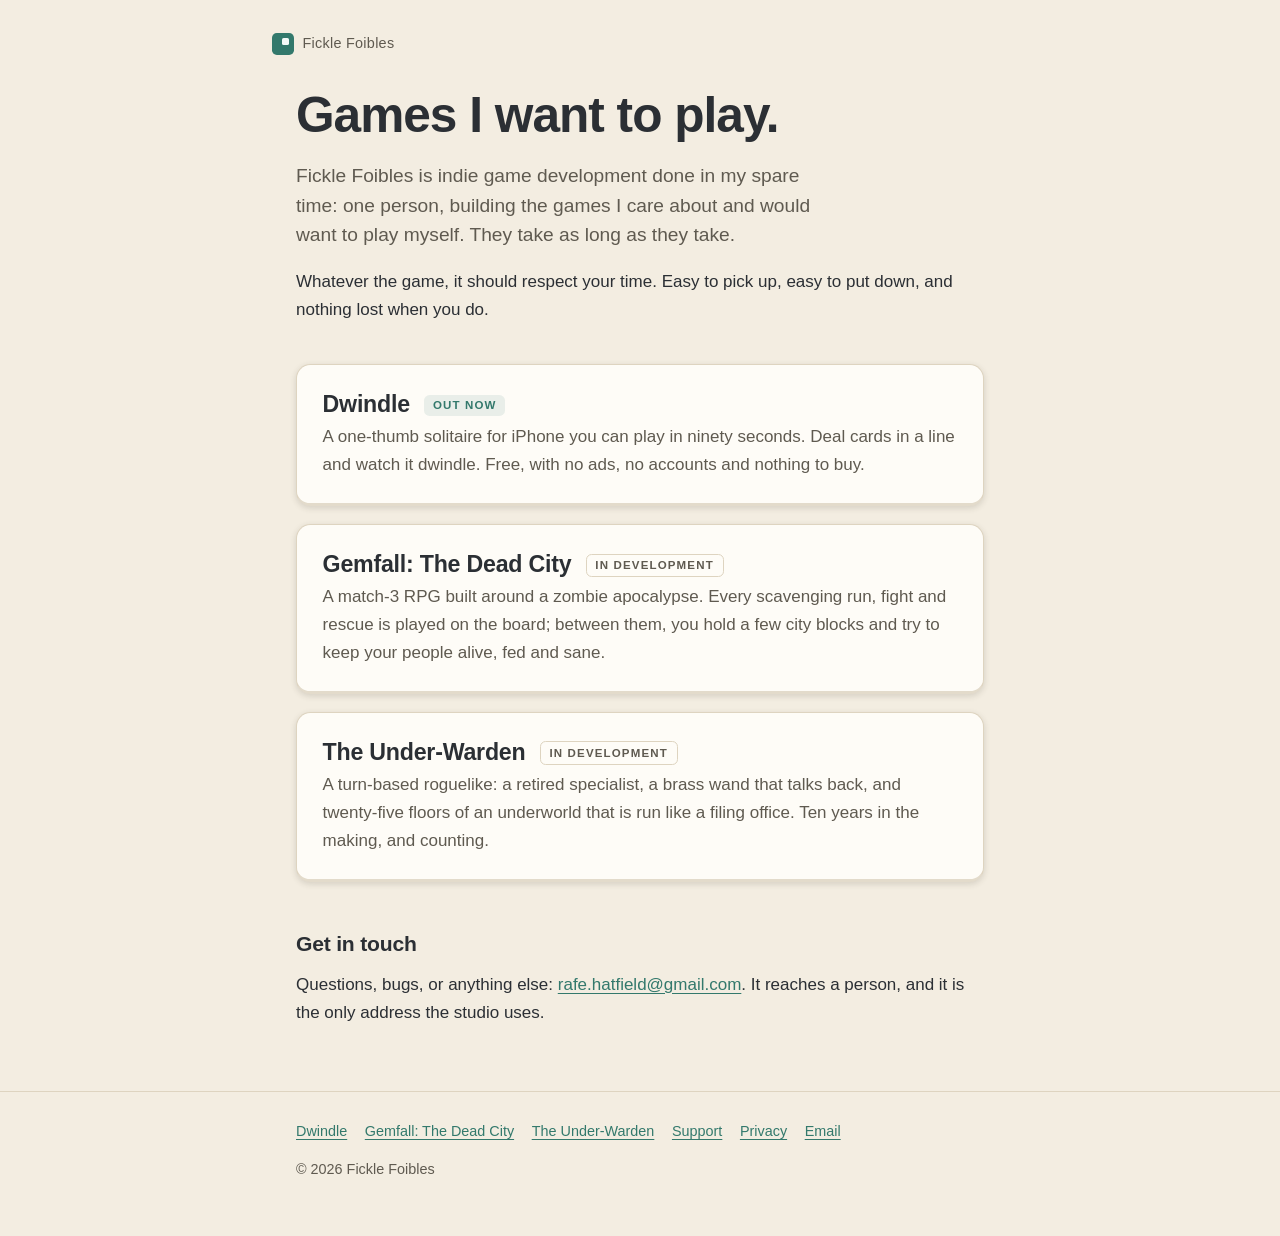
<file: index.html>
<!doctype html>
<html lang="en-GB">
<head>
<meta charset="utf-8">
<meta name="viewport" content="width=device-width, initial-scale=1">
<title>Fickle Foibles</title>
<meta name="description" content="Fickle Foibles is indie game development done in spare time, by one person: games made because I want to play them. Dwindle is out now on iPhone; two more are in development.">
<meta name="theme-color" content="#f3ede1" media="(prefers-color-scheme: light)">
<meta name="theme-color" content="#232c2a" media="(prefers-color-scheme: dark)">
<link rel="icon" href="/assets/icon.svg" type="image/svg+xml">
<link rel="stylesheet" href="/assets/style.css">
<meta property="og:title" content="Fickle Foibles">
<meta property="og:description" content="Indie games made in spare time, by one person. Dwindle is out now; two more are in development.">
<meta property="og:type" content="website">
<meta property="og:url" content="https://ficklefoibles.com/">
</head>
<body>

<header class="site-head wrap">
  <a href="/"><span class="mark" aria-hidden="true"></span> Fickle Foibles</a>
</header>

<main class="wrap">
  <h1>Games I want to play.</h1>
  <p class="lede">Fickle Foibles is indie game development done in my spare time:
  one person, building the games I care about and would want to play myself. They
  take as long as they take.</p>
  <p>Whatever the game, it should respect your time. Easy to pick up, easy to put
  down, and nothing lost when you do.</p>

  <div class="game-list">
    <a class="game" href="/dwindle/">
      <h2>Dwindle <span class="tag">Out now</span></h2>
      <p>A one-thumb solitaire for iPhone you can play in ninety seconds. Deal cards
      in a line and watch it dwindle. Free, with no ads, no accounts and nothing to
      buy.</p>
    </a>

    <a class="game" href="/gemfall/">
      <h2>Gemfall: The Dead City <span class="tag tag--quiet">In development</span></h2>
      <p>A match-3 RPG built around a zombie apocalypse. Every scavenging run, fight
      and rescue is played on the board; between them, you hold a few city blocks
      and try to keep your people alive, fed and sane.</p>
    </a>

    <a class="game" href="/under-warden/">
      <h2>The Under-Warden <span class="tag tag--quiet">In development</span></h2>
      <p>A turn-based roguelike: a retired specialist, a brass wand that talks back,
      and twenty-five floors of an underworld that is run like a filing office. Ten
      years in the making, and counting.</p>
    </a>
  </div>

  <h2>Get in touch</h2>
  <p>Questions, bugs, or anything else:
  <a href="mailto:rafe.hatfield@gmail.com">rafe.hatfield@gmail.com</a>.
  It reaches a person, and it is the only address the studio uses.</p>
</main>

<footer class="site-foot">
  <div class="wrap">
    <nav>
      <a href="/dwindle/">Dwindle</a>
      <a href="/gemfall/">Gemfall: The Dead City</a>
      <a href="/under-warden/">The Under-Warden</a>
      <a href="/dwindle/support/">Support</a>
      <a href="/dwindle/privacy/">Privacy</a>
      <a href="mailto:rafe.hatfield@gmail.com">Email</a>
    </nav>
    <p style="margin-top:0.9rem">&copy; 2026 Fickle Foibles</p>
  </div>
</footer>

</body>
</html>
</file>
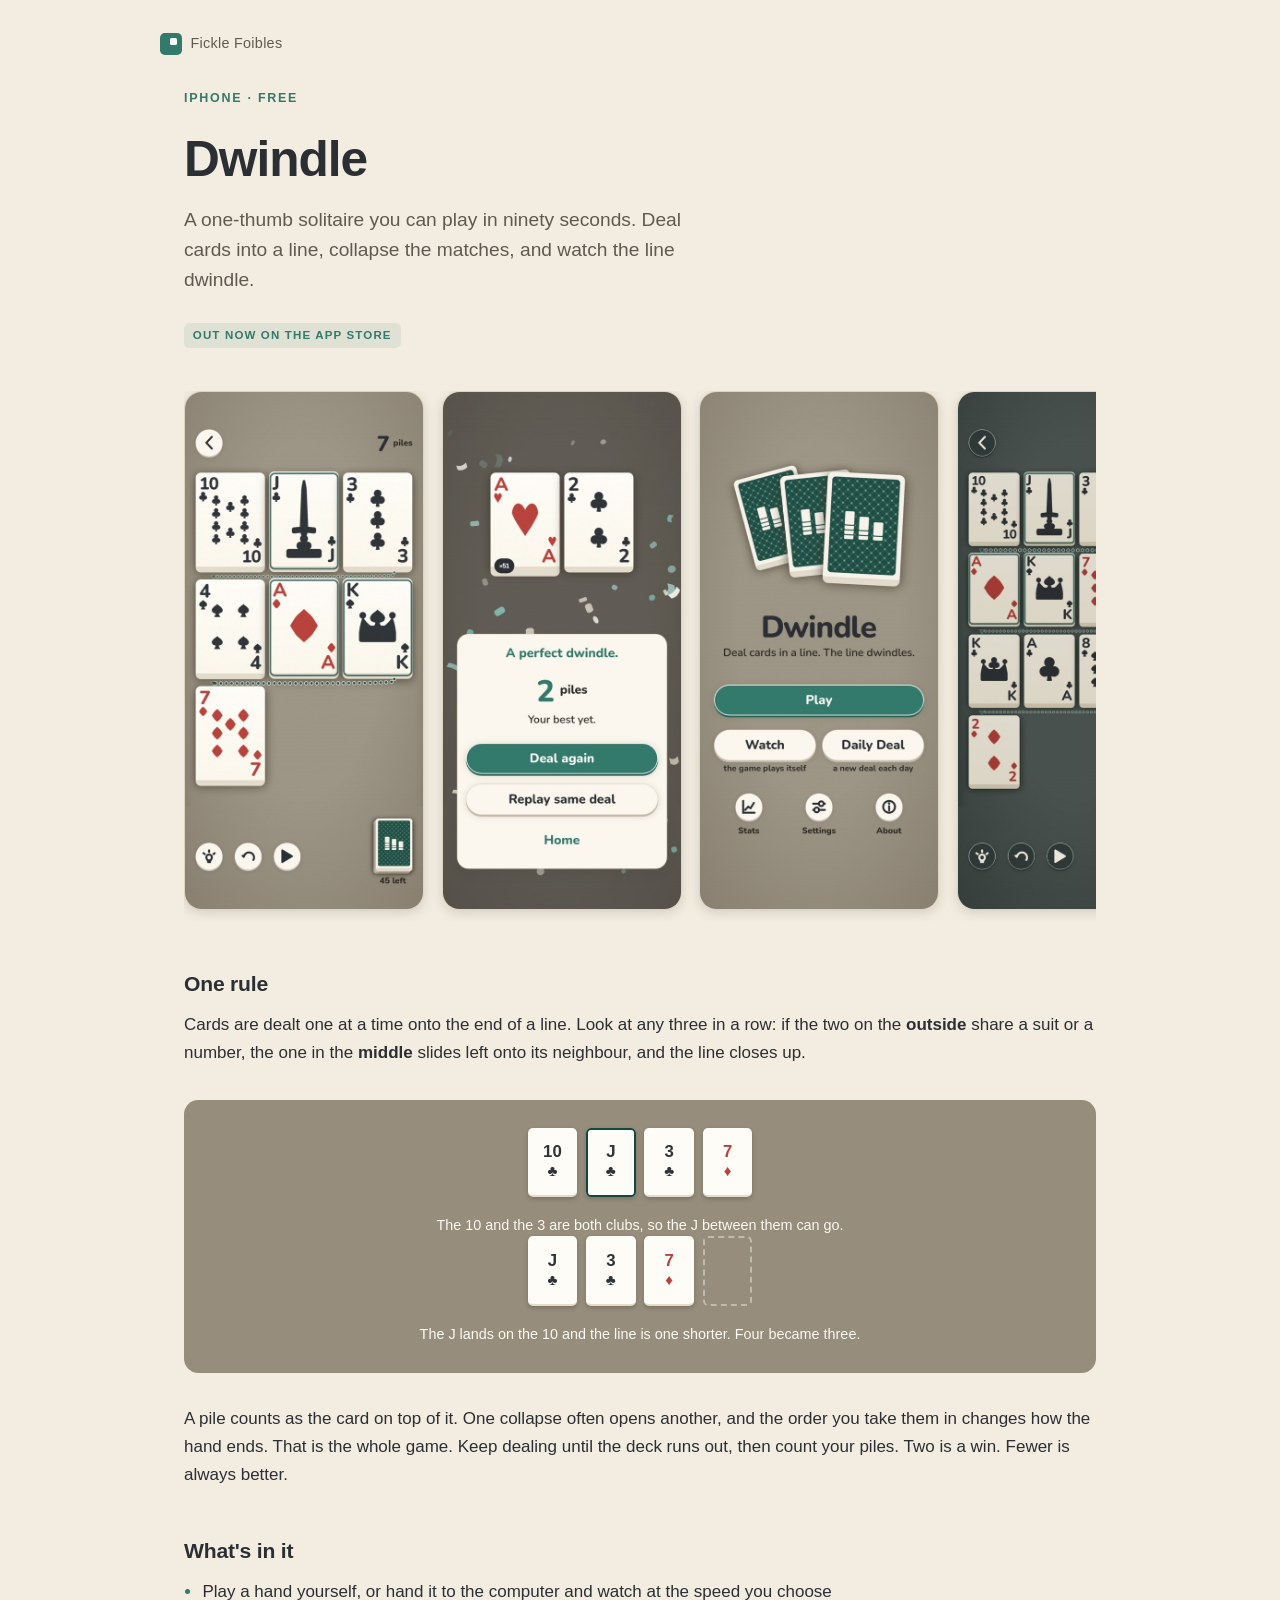
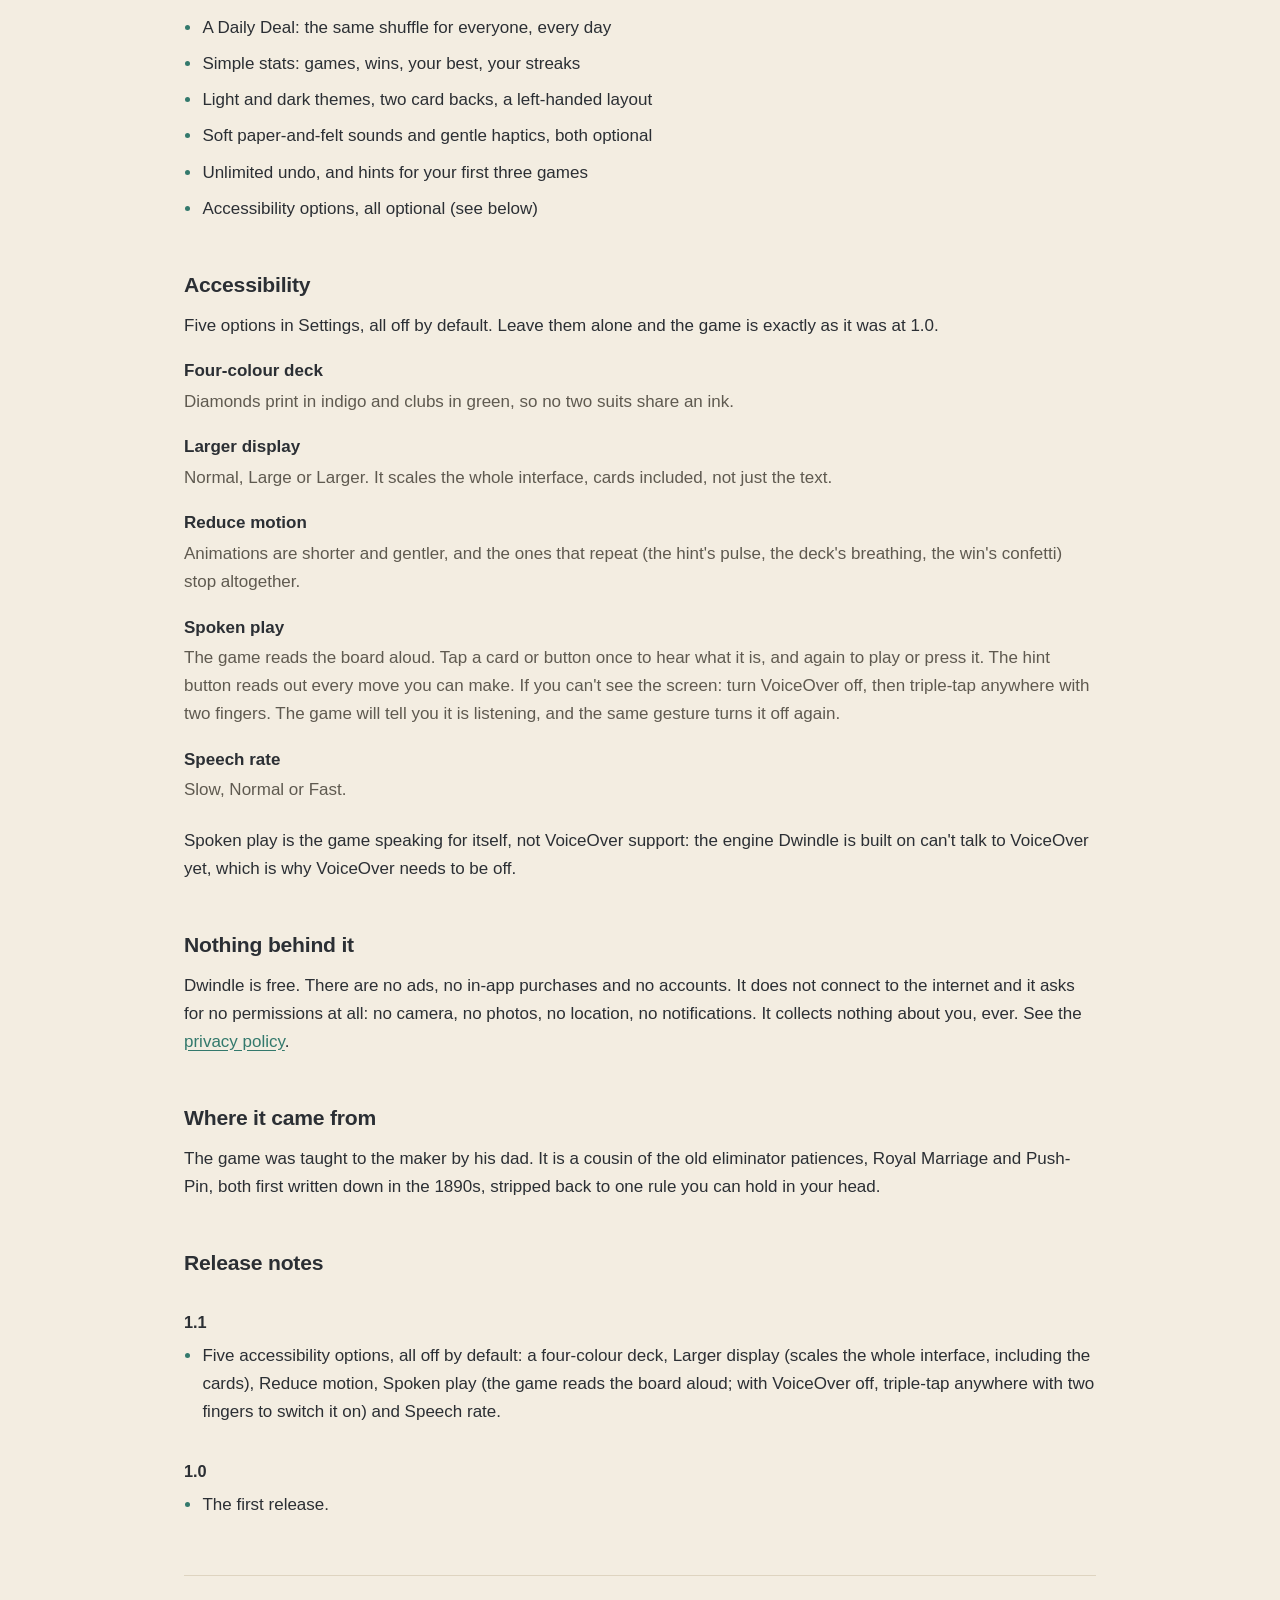
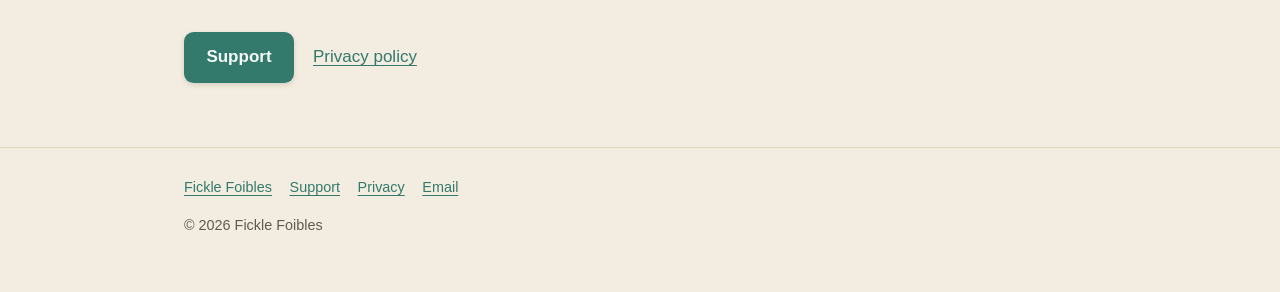
<file: dwindle/index.html>
<!doctype html>
<html lang="en-GB">
<head>
<meta charset="utf-8">
<meta name="viewport" content="width=device-width, initial-scale=1">
<title>Dwindle - Fickle Foibles</title>
<meta name="description" content="A calm one-thumb solitaire for iPhone, out now on the App Store. Deal cards in a line and watch it dwindle. Free, with no ads, no in-app purchases, no accounts and no internet.">
<meta name="theme-color" content="#f3ede1" media="(prefers-color-scheme: light)">
<meta name="theme-color" content="#232c2a" media="(prefers-color-scheme: dark)">
<link rel="icon" href="/assets/icon.svg" type="image/svg+xml">
<link rel="stylesheet" href="/assets/style.css">
<meta property="og:title" content="Dwindle">
<meta property="og:description" content="A calm one-thumb solitaire for iPhone. Ninety seconds. No ads, no accounts, nothing to buy.">
<meta property="og:type" content="website">
<meta property="og:url" content="https://ficklefoibles.com/dwindle/">
<meta property="og:image" content="https://ficklefoibles.com/assets/dwindle/01_board.jpg">
</head>
<body>

<header class="site-head wrap wrap--wide">
  <a href="/"><span class="mark" aria-hidden="true"></span> Fickle Foibles</a>
</header>

<main class="wrap wrap--wide">
  <p class="eyebrow" style="margin-top:1.5rem">iPhone &middot; Free</p>
  <h1>Dwindle</h1>
  <p class="lede">A one-thumb solitaire you can play in ninety seconds. Deal cards
  into a line, collapse the matches, and watch the line dwindle.</p>

  <p style="margin-top:1.75rem">
    <span class="tag" style="margin-left:0">Out now on the App Store</span>
  </p>

  <div class="shots">
    <img src="/assets/dwindle/01_board.jpg" width="560" height="1217" alt="A hand of Dwindle in play: cards laid out in a wrapping line on a warm linen table, with three cards outlined as playable." loading="lazy">
    <img src="/assets/dwindle/03_win.jpg" width="560" height="1217" alt="The end of a game: the line has come to rest at two piles, a win." loading="lazy">
    <img src="/assets/dwindle/05_home.jpg" width="560" height="1217" alt="Dwindle's home screen." loading="lazy">
    <img src="/assets/dwindle/04_dark.jpg" width="560" height="1217" alt="The same game in Dwindle's dark theme." loading="lazy">
  </div>

  <h2>One rule</h2>
  <p>Cards are dealt one at a time onto the end of a line. Look at any three in a
  row: if the two on the <strong>outside</strong> share a suit or a number, the one
  in the <strong>middle</strong> slides left onto its neighbour, and the line closes
  up.</p>

  <div class="rule">
    <div class="rule-row">
      <div class="pc"><span>10</span><small>&clubs;</small></div>
      <div class="pc pc--out"><span>J</span><small>&clubs;</small></div>
      <div class="pc"><span>3</span><small>&clubs;</small></div>
      <div class="pc pc--red"><span>7</span><small>&diams;</small></div>
    </div>
    <p class="rule-note">The 10 and the 3 are both clubs, so the J between them can go.</p>
    <div class="rule-row">
      <div class="pc"><span>J</span><small>&clubs;</small></div>
      <div class="pc"><span>3</span><small>&clubs;</small></div>
      <div class="pc pc--red"><span>7</span><small>&diams;</small></div>
      <div class="pc pc--gone" aria-hidden="true"></div>
    </div>
    <p class="rule-note">The J lands on the 10 and the line is one shorter.
    Four became three.</p>
  </div>

  <p>A pile counts as the card on top of it. One collapse often opens another, and
  the order you take them in changes how the hand ends. That is the whole game.
  Keep dealing until the deck runs out, then count your piles. Two is a win. Fewer
  is always better.</p>

  <h2>What's in it</h2>
  <ul>
    <li>Play a hand yourself, or hand it to the computer and watch at the speed you choose</li>
    <li>A Daily Deal: the same shuffle for everyone, every day</li>
    <li>Simple stats: games, wins, your best, your streaks</li>
    <li>Light and dark themes, two card backs, a left-handed layout</li>
    <li>Soft paper-and-felt sounds and gentle haptics, both optional</li>
    <li>Unlimited undo, and hints for your first three games</li>
    <li>Accessibility options, all optional (see below)</li>
  </ul>

  <h2>Accessibility</h2>
  <p>Five options in Settings, all off by default. Leave them alone and the game is
  exactly as it was at 1.0.</p>
  <dl class="qa">
    <dt>Four-colour deck</dt>
    <dd>Diamonds print in indigo and clubs in green, so no two suits share an ink.</dd>

    <dt>Larger display</dt>
    <dd>Normal, Large or Larger. It scales the whole interface, cards included, not
    just the text.</dd>

    <dt>Reduce motion</dt>
    <dd>Animations are shorter and gentler, and the ones that repeat (the hint's
    pulse, the deck's breathing, the win's confetti) stop altogether.</dd>

    <dt>Spoken play</dt>
    <dd>The game reads the board aloud. Tap a card or button once to hear what it
    is, and again to play or press it. The hint button reads out every move you
    can make. If you can't see the screen: turn VoiceOver off, then triple-tap
    anywhere with two fingers. The game will tell you it is listening, and the
    same gesture turns it off again.</dd>

    <dt>Speech rate</dt>
    <dd>Slow, Normal or Fast.</dd>
  </dl>
  <p>Spoken play is the game speaking for itself, not VoiceOver support: the engine
  Dwindle is built on can't talk to VoiceOver yet, which is why VoiceOver needs to be
  off.</p>

  <h2>Nothing behind it</h2>
  <p>Dwindle is free. There are no ads, no in-app purchases and no accounts. It does
  not connect to the internet and it asks for no permissions at all: no camera, no
  photos, no location, no notifications. It collects nothing about you, ever. See the
  <a href="/dwindle/privacy/">privacy policy</a>.</p>

  <h2>Where it came from</h2>
  <p>The game was taught to the maker by his dad. It is a cousin of the old eliminator
  patiences, Royal Marriage and Push-Pin, both first written down in the 1890s,
  stripped back to one rule you can hold in your head.</p>

  <h2>Release notes</h2>
  <h3>1.1</h3>
  <ul>
    <li>Five accessibility options, all off by default: a four-colour deck, Larger
    display (scales the whole interface, including the cards), Reduce motion, Spoken
    play (the game reads the board aloud; with VoiceOver off, triple-tap anywhere
    with two fingers to switch it on) and Speech rate.</li>
  </ul>
  <h3>1.0</h3>
  <ul>
    <li>The first release.</li>
  </ul>

  <hr>

  <p><a class="btn" href="/dwindle/support/">Support</a>
  <span style="display:inline-block;width:0.6rem"></span>
  <a href="/dwindle/privacy/">Privacy policy</a></p>
</main>

<footer class="site-foot">
  <div class="wrap wrap--wide">
    <nav>
      <a href="/">Fickle Foibles</a>
      <a href="/dwindle/support/">Support</a>
      <a href="/dwindle/privacy/">Privacy</a>
      <a href="mailto:rafe.hatfield@gmail.com">Email</a>
    </nav>
    <p style="margin-top:0.9rem">&copy; 2026 Fickle Foibles</p>
  </div>
</footer>

</body>
</html>
</file>
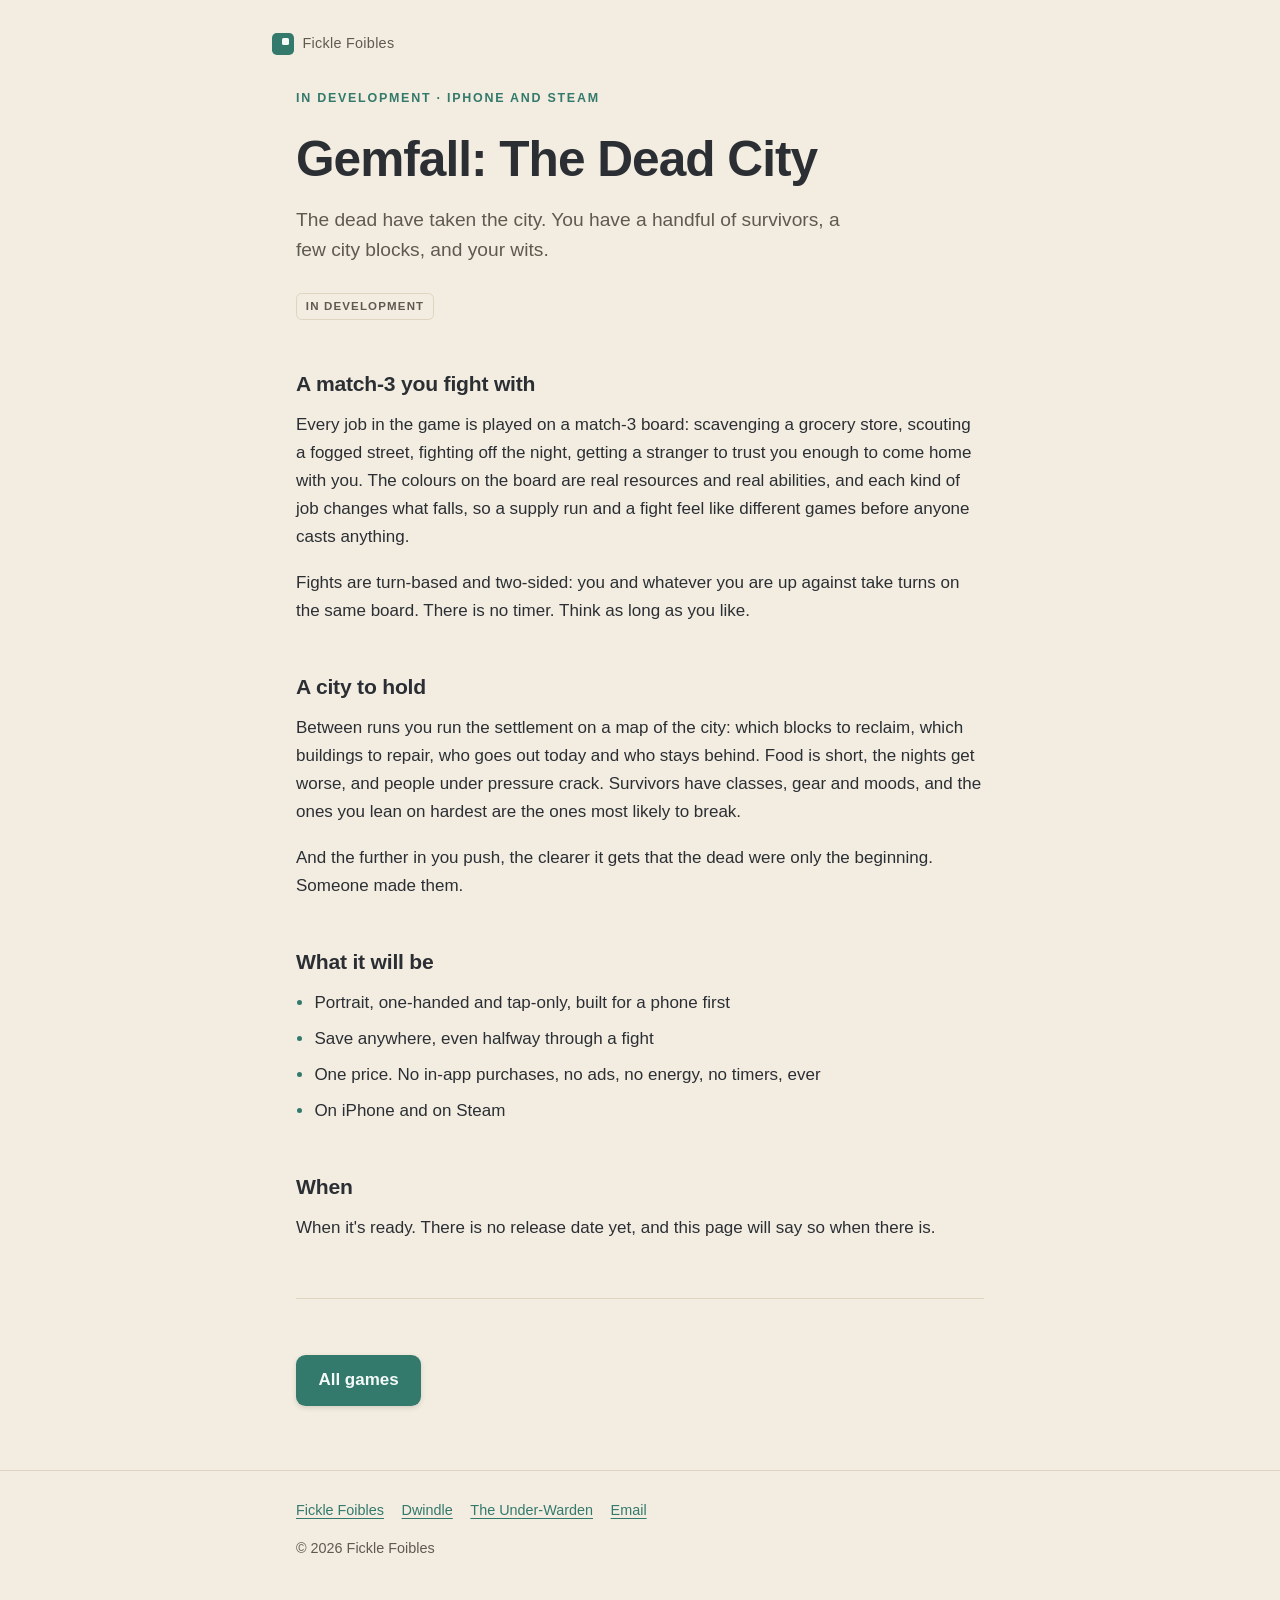
<file: gemfall/index.html>
<!doctype html>
<html lang="en-GB">
<head>
<meta charset="utf-8">
<meta name="viewport" content="width=device-width, initial-scale=1">
<title>Gemfall: The Dead City - Fickle Foibles</title>
<meta name="description" content="Gemfall: The Dead City is a match-3 RPG built around a zombie apocalypse, in development at Fickle Foibles for iPhone and Steam.">
<meta name="theme-color" content="#f3ede1" media="(prefers-color-scheme: light)">
<meta name="theme-color" content="#232c2a" media="(prefers-color-scheme: dark)">
<link rel="icon" href="/assets/icon.svg" type="image/svg+xml">
<link rel="stylesheet" href="/assets/style.css">
<meta property="og:title" content="Gemfall: The Dead City">
<meta property="og:description" content="A match-3 RPG built around a zombie apocalypse. In development.">
<meta property="og:type" content="website">
<meta property="og:url" content="https://ficklefoibles.com/gemfall/">
</head>
<body>

<header class="site-head wrap">
  <a href="/"><span class="mark" aria-hidden="true"></span> Fickle Foibles</a>
</header>

<main class="wrap">
  <p class="eyebrow" style="margin-top:1.5rem">In development &middot; iPhone and Steam</p>
  <h1>Gemfall: The Dead City</h1>
  <p class="lede">The dead have taken the city. You have a handful of survivors, a few
  city blocks, and your wits.</p>

  <p style="margin-top:1.75rem">
    <span class="tag tag--quiet" style="margin-left:0">In development</span>
  </p>

  <h2>A match-3 you fight with</h2>
  <p>Every job in the game is played on a match-3 board: scavenging a grocery store,
  scouting a fogged street, fighting off the night, getting a stranger to trust you
  enough to come home with you. The colours on the board are real resources and real
  abilities, and each kind of job changes what falls, so a supply run and a fight
  feel like different games before anyone casts anything.</p>
  <p>Fights are turn-based and two-sided: you and whatever you are up against take
  turns on the same board. There is no timer. Think as long as you like.</p>

  <h2>A city to hold</h2>
  <p>Between runs you run the settlement on a map of the city: which blocks to
  reclaim, which buildings to repair, who goes out today and who stays behind. Food
  is short, the nights get worse, and people under pressure crack. Survivors have
  classes, gear and moods, and the ones you lean on hardest are the ones most likely
  to break.</p>
  <p>And the further in you push, the clearer it gets that the dead were only the
  beginning. Someone made them.</p>

  <h2>What it will be</h2>
  <ul>
    <li>Portrait, one-handed and tap-only, built for a phone first</li>
    <li>Save anywhere, even halfway through a fight</li>
    <li>One price. No in-app purchases, no ads, no energy, no timers, ever</li>
    <li>On iPhone and on Steam</li>
  </ul>

  <h2>When</h2>
  <p>When it's ready. There is no release date yet, and this page will say so when
  there is.</p>

  <hr>

  <p><a class="btn" href="/">All games</a></p>
</main>

<footer class="site-foot">
  <div class="wrap">
    <nav>
      <a href="/">Fickle Foibles</a>
      <a href="/dwindle/">Dwindle</a>
      <a href="/under-warden/">The Under-Warden</a>
      <a href="mailto:rafe.hatfield@gmail.com">Email</a>
    </nav>
    <p style="margin-top:0.9rem">&copy; 2026 Fickle Foibles</p>
  </div>
</footer>

</body>
</html>
</file>
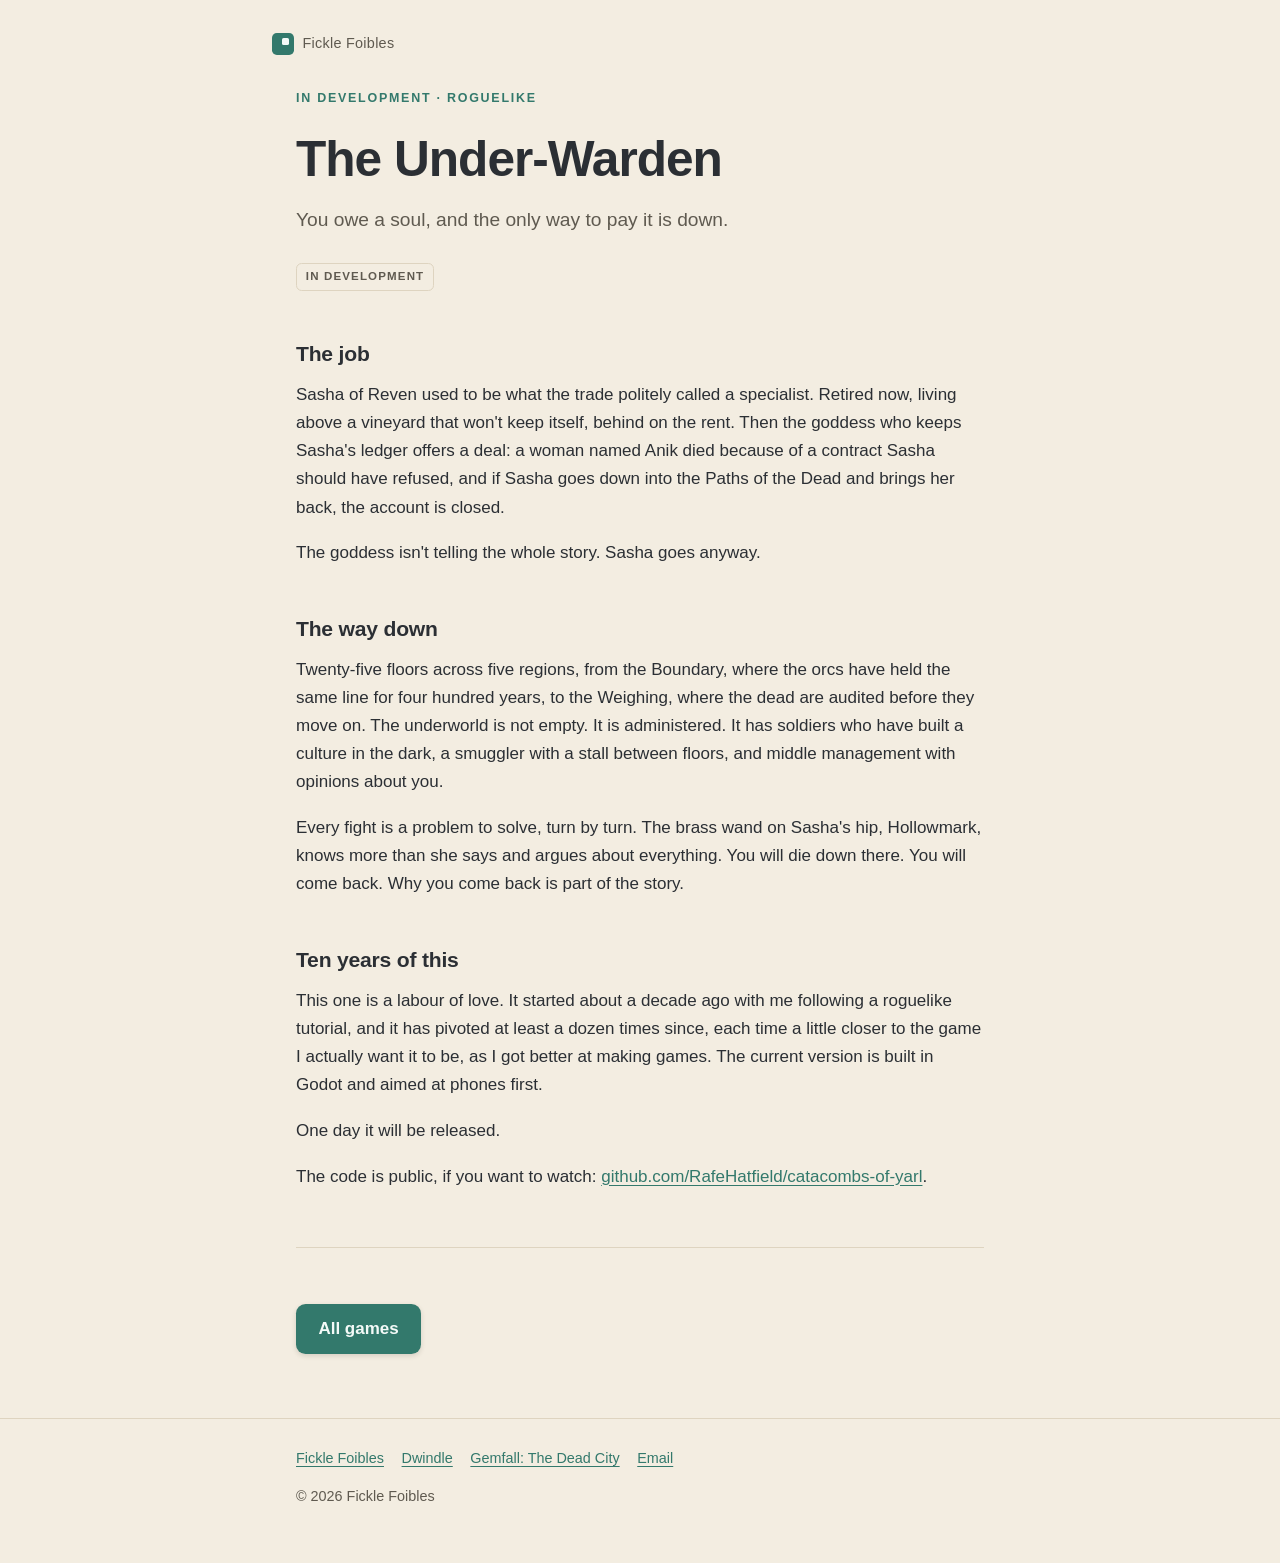
<file: under-warden/index.html>
<!doctype html>
<html lang="en-GB">
<head>
<meta charset="utf-8">
<meta name="viewport" content="width=device-width, initial-scale=1">
<title>The Under-Warden - Fickle Foibles</title>
<meta name="description" content="The Under-Warden is a turn-based roguelike in development at Fickle Foibles: twenty-five floors down through an underworld run like a filing office.">
<meta name="theme-color" content="#f3ede1" media="(prefers-color-scheme: light)">
<meta name="theme-color" content="#232c2a" media="(prefers-color-scheme: dark)">
<link rel="icon" href="/assets/icon.svg" type="image/svg+xml">
<link rel="stylesheet" href="/assets/style.css">
<meta property="og:title" content="The Under-Warden">
<meta property="og:description" content="A turn-based roguelike. You owe a soul, and the only way to pay it is down. In development.">
<meta property="og:type" content="website">
<meta property="og:url" content="https://ficklefoibles.com/under-warden/">
</head>
<body>

<header class="site-head wrap">
  <a href="/"><span class="mark" aria-hidden="true"></span> Fickle Foibles</a>
</header>

<main class="wrap">
  <p class="eyebrow" style="margin-top:1.5rem">In development &middot; Roguelike</p>
  <h1>The Under-Warden</h1>
  <p class="lede">You owe a soul, and the only way to pay it is down.</p>

  <p style="margin-top:1.75rem">
    <span class="tag tag--quiet" style="margin-left:0">In development</span>
  </p>

  <h2>The job</h2>
  <p>Sasha of Reven used to be what the trade politely called a specialist. Retired
  now, living above a vineyard that won't keep itself, behind on the rent. Then the
  goddess who keeps Sasha's ledger offers a deal: a woman named Anik died because of
  a contract Sasha should have refused, and if Sasha goes down into the Paths of the
  Dead and brings her back, the account is closed.</p>
  <p>The goddess isn't telling the whole story. Sasha goes anyway.</p>

  <h2>The way down</h2>
  <p>Twenty-five floors across five regions, from the Boundary, where the orcs have
  held the same line for four hundred years, to the Weighing, where the dead are
  audited before they move on. The underworld is not empty. It is administered. It
  has soldiers who have built a culture in the dark, a smuggler with a stall between
  floors, and middle management with opinions about you.</p>
  <p>Every fight is a problem to solve, turn by turn. The brass wand on Sasha's hip,
  Hollowmark, knows more than she says and argues about everything. You will die down
  there. You will come back. Why you come back is part of the story.</p>

  <h2>Ten years of this</h2>
  <p>This one is a labour of love. It started about a decade ago with me following a
  roguelike tutorial, and it has pivoted at least a dozen times since, each time a
  little closer to the game I actually want it to be, as I got better at making
  games. The current version is built in Godot and aimed at phones first.</p>
  <p>One day it will be released.</p>
  <p>The code is public, if you want to watch:
  <a href="https://github.com/RafeHatfield/catacombs-of-yarl">github.com/RafeHatfield/catacombs-of-yarl</a>.</p>

  <hr>

  <p><a class="btn" href="/">All games</a></p>
</main>

<footer class="site-foot">
  <div class="wrap">
    <nav>
      <a href="/">Fickle Foibles</a>
      <a href="/dwindle/">Dwindle</a>
      <a href="/gemfall/">Gemfall: The Dead City</a>
      <a href="mailto:rafe.hatfield@gmail.com">Email</a>
    </nav>
    <p style="margin-top:0.9rem">&copy; 2026 Fickle Foibles</p>
  </div>
</footer>

</body>
</html>
</file>
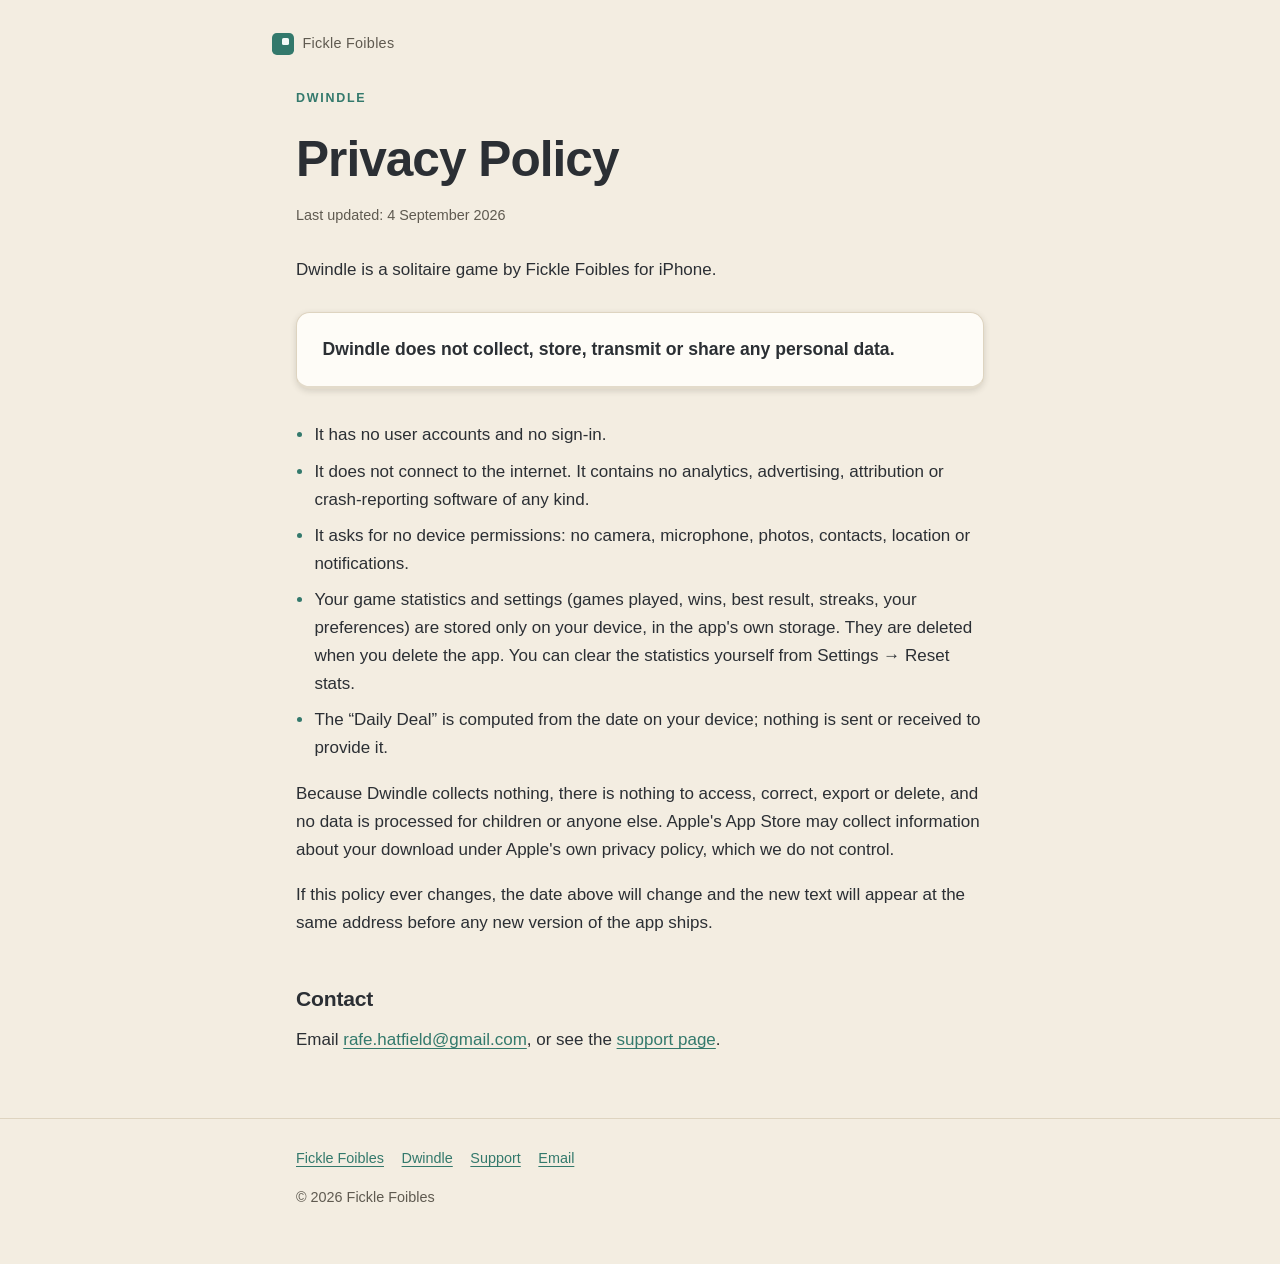
<file: dwindle/privacy/index.html>
<!doctype html>
<html lang="en-GB">
<head>
<meta charset="utf-8">
<meta name="viewport" content="width=device-width, initial-scale=1">
<title>Dwindle - Privacy Policy</title>
<meta name="description" content="Dwindle does not collect, store, transmit or share any personal data.">
<meta name="theme-color" content="#f3ede1" media="(prefers-color-scheme: light)">
<meta name="theme-color" content="#232c2a" media="(prefers-color-scheme: dark)">
<link rel="icon" href="/assets/icon.svg" type="image/svg+xml">
<link rel="stylesheet" href="/assets/style.css">
</head>
<body>

<header class="site-head wrap">
  <a href="/"><span class="mark" aria-hidden="true"></span> Fickle Foibles</a>
</header>

<main class="wrap">
  <p class="eyebrow" style="margin-top:1.5rem">Dwindle</p>
  <h1>Privacy Policy</h1>
  <p class="meta" style="margin-top:1rem">Last updated: 4 September 2026</p>

  <p style="margin-top:1.75rem">Dwindle is a solitaire game by Fickle Foibles for
  iPhone.</p>

  <div class="panel" style="margin:1.75rem 0 2rem">
    <p style="margin:0;font-size:1.1rem"><strong>Dwindle does not collect, store,
    transmit or share any personal data.</strong></p>
  </div>

  <ul>
    <li>It has no user accounts and no sign-in.</li>
    <li>It does not connect to the internet. It contains no analytics, advertising,
    attribution or crash-reporting software of any kind.</li>
    <li>It asks for no device permissions: no camera, microphone, photos, contacts,
    location or notifications.</li>
    <li>Your game statistics and settings (games played, wins, best result, streaks,
    your preferences) are stored only on your device, in the app's own storage. They
    are deleted when you delete the app. You can clear the statistics yourself from
    Settings &rarr; Reset stats.</li>
    <li>The &ldquo;Daily Deal&rdquo; is computed from the date on your device;
    nothing is sent or received to provide it.</li>
  </ul>

  <p>Because Dwindle collects nothing, there is nothing to access, correct, export or
  delete, and no data is processed for children or anyone else. Apple's App Store may
  collect information about your download under Apple's own privacy policy, which we
  do not control.</p>

  <p>If this policy ever changes, the date above will change and the new text will
  appear at the same address before any new version of the app ships.</p>

  <h2>Contact</h2>
  <p>Email <a href="mailto:rafe.hatfield@gmail.com">rafe.hatfield@gmail.com</a>, or
  see the <a href="/dwindle/support/">support page</a>.</p>
</main>

<footer class="site-foot">
  <div class="wrap">
    <nav>
      <a href="/">Fickle Foibles</a>
      <a href="/dwindle/">Dwindle</a>
      <a href="/dwindle/support/">Support</a>
      <a href="mailto:rafe.hatfield@gmail.com">Email</a>
    </nav>
    <p style="margin-top:0.9rem">&copy; 2026 Fickle Foibles</p>
  </div>
</footer>

</body>
</html>
</file>
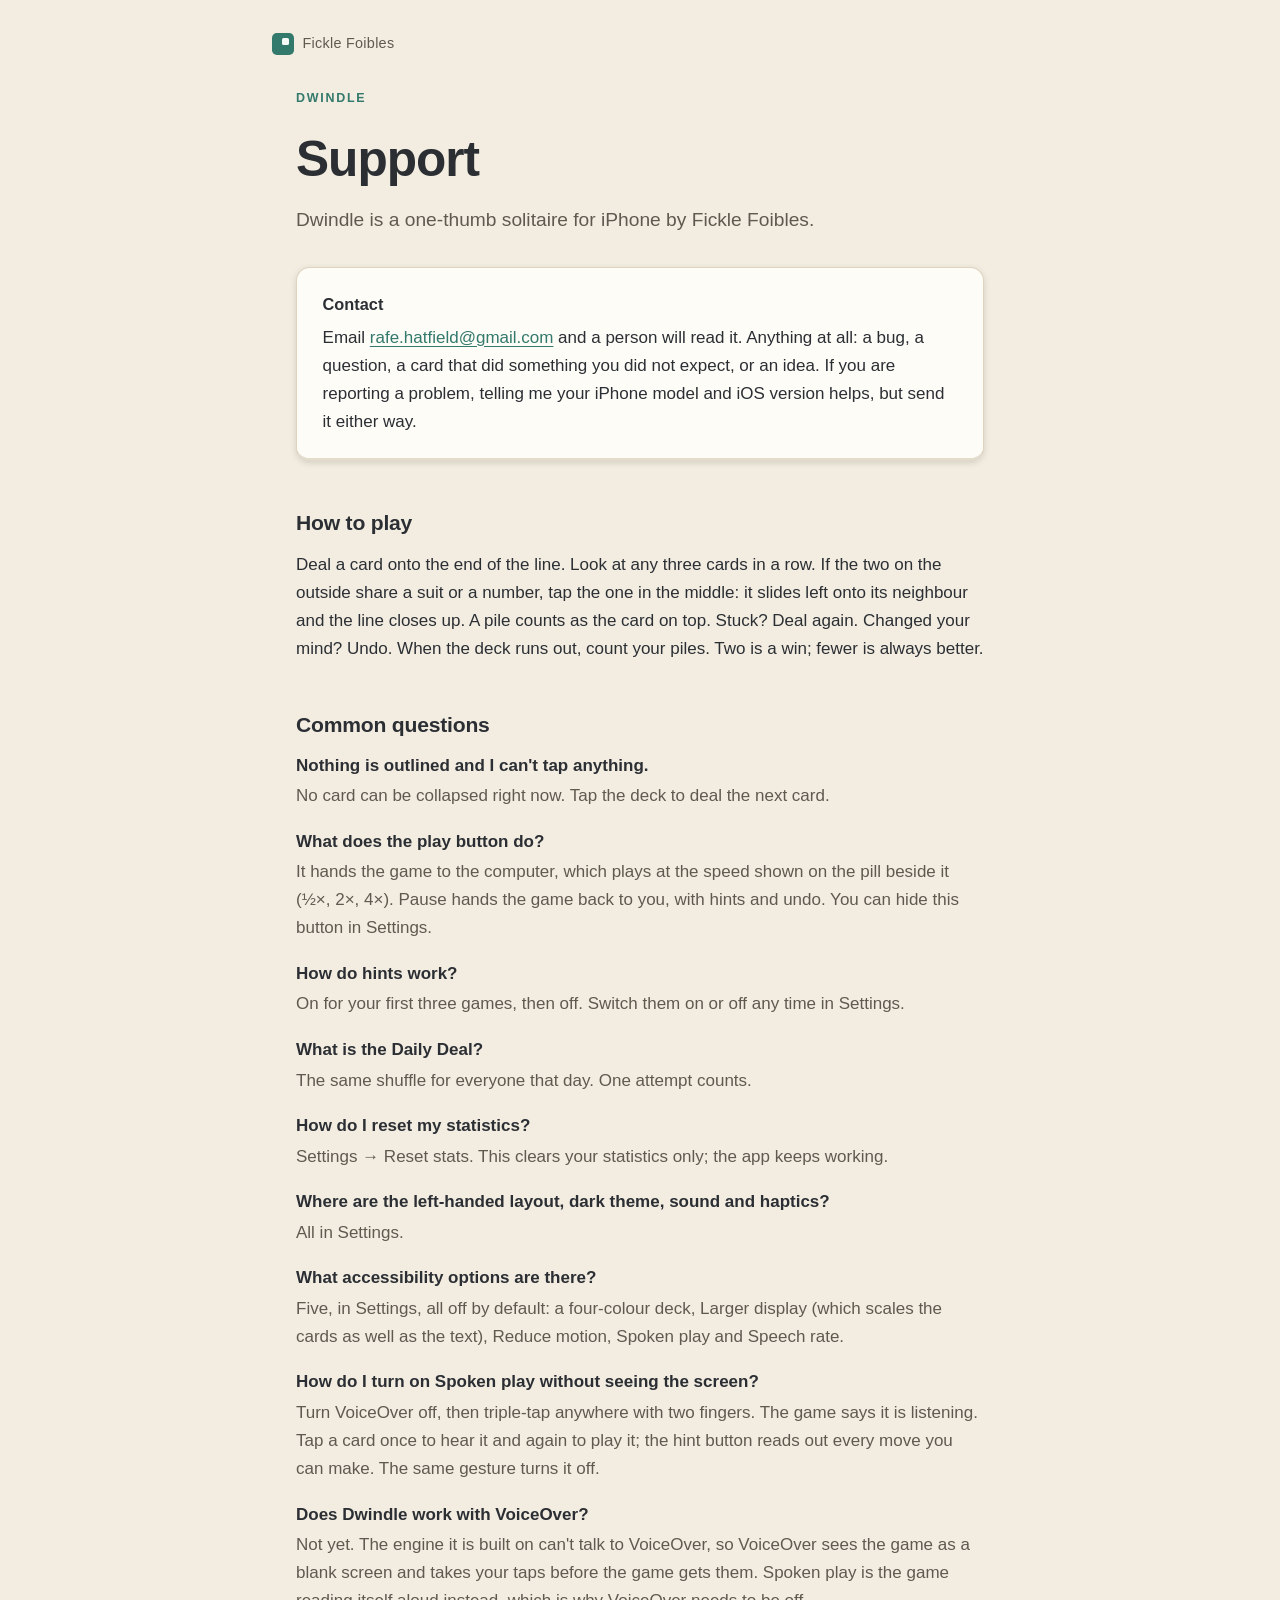
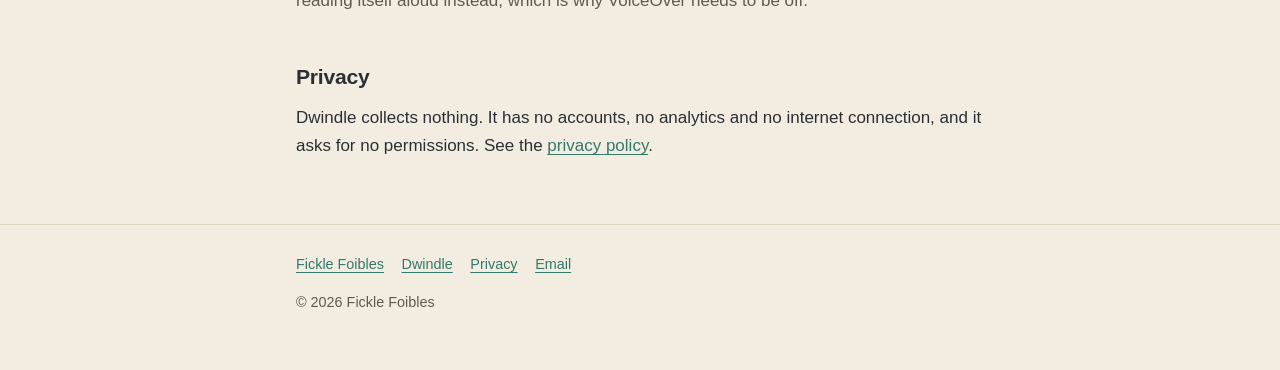
<file: dwindle/support/index.html>
<!doctype html>
<html lang="en-GB">
<head>
<meta charset="utf-8">
<meta name="viewport" content="width=device-width, initial-scale=1">
<title>Dwindle - Support</title>
<meta name="description" content="Support for Dwindle, a one-thumb solitaire for iPhone by Fickle Foibles. How to play, common questions, and how to get in touch.">
<meta name="theme-color" content="#f3ede1" media="(prefers-color-scheme: light)">
<meta name="theme-color" content="#232c2a" media="(prefers-color-scheme: dark)">
<link rel="icon" href="/assets/icon.svg" type="image/svg+xml">
<link rel="stylesheet" href="/assets/style.css">
</head>
<body>

<header class="site-head wrap">
  <a href="/"><span class="mark" aria-hidden="true"></span> Fickle Foibles</a>
</header>

<main class="wrap">
  <p class="eyebrow" style="margin-top:1.5rem">Dwindle</p>
  <h1>Support</h1>
  <p class="lede">Dwindle is a one-thumb solitaire for iPhone by Fickle Foibles.</p>

  <div class="panel" style="margin-top:2rem">
    <h3 style="margin-top:0">Contact</h3>
    <p style="margin-bottom:0">Email <a href="mailto:rafe.hatfield@gmail.com">rafe.hatfield@gmail.com</a>
    and a person will read it. Anything at all: a bug, a question, a card that did
    something you did not expect, or an idea. If you are reporting a problem, telling
    me your iPhone model and iOS version helps, but send it either way.</p>
  </div>

  <h2>How to play</h2>
  <p>Deal a card onto the end of the line. Look at any three cards in a row. If the
  two on the outside share a suit or a number, tap the one in the middle: it slides
  left onto its neighbour and the line closes up. A pile counts as the card on top.
  Stuck? Deal again. Changed your mind? Undo. When the deck runs out, count your
  piles. Two is a win; fewer is always better.</p>

  <h2>Common questions</h2>
  <dl class="qa">
    <dt>Nothing is outlined and I can't tap anything.</dt>
    <dd>No card can be collapsed right now. Tap the deck to deal the next card.</dd>

    <dt>What does the play button do?</dt>
    <dd>It hands the game to the computer, which plays at the speed shown on the
    pill beside it (&frac12;&times;, 2&times;, 4&times;). Pause hands the game back to
    you, with hints and undo. You can hide this button in Settings.</dd>

    <dt>How do hints work?</dt>
    <dd>On for your first three games, then off. Switch them on or off any time in
    Settings.</dd>

    <dt>What is the Daily Deal?</dt>
    <dd>The same shuffle for everyone that day. One attempt counts.</dd>

    <dt>How do I reset my statistics?</dt>
    <dd>Settings &rarr; Reset stats. This clears your statistics only; the app keeps
    working.</dd>

    <dt>Where are the left-handed layout, dark theme, sound and haptics?</dt>
    <dd>All in Settings.</dd>

    <dt>What accessibility options are there?</dt>
    <dd>Five, in Settings, all off by default: a four-colour deck, Larger display
    (which scales the cards as well as the text), Reduce motion, Spoken play and
    Speech rate.</dd>

    <dt>How do I turn on Spoken play without seeing the screen?</dt>
    <dd>Turn VoiceOver off, then triple-tap anywhere with two fingers. The game says
    it is listening. Tap a card once to hear it and again to play it; the hint button
    reads out every move you can make. The same gesture turns it off.</dd>

    <dt>Does Dwindle work with VoiceOver?</dt>
    <dd>Not yet. The engine it is built on can't talk to VoiceOver, so VoiceOver sees
    the game as a blank screen and takes your taps before the game gets them. Spoken
    play is the game reading itself aloud instead, which is why VoiceOver needs to be
    off.</dd>
  </dl>

  <h2>Privacy</h2>
  <p>Dwindle collects nothing. It has no accounts, no analytics and no internet
  connection, and it asks for no permissions. See the
  <a href="/dwindle/privacy/">privacy policy</a>.</p>
</main>

<footer class="site-foot">
  <div class="wrap">
    <nav>
      <a href="/">Fickle Foibles</a>
      <a href="/dwindle/">Dwindle</a>
      <a href="/dwindle/privacy/">Privacy</a>
      <a href="mailto:rafe.hatfield@gmail.com">Email</a>
    </nav>
    <p style="margin-top:0.9rem">&copy; 2026 Fickle Foibles</p>
  </div>
</footer>

</body>
</html>
</file>
<file: assets/style.css>
/* Fickle Foibles: shared styles.
   Palette taken from Dwindle's own src/ui/theme/palette.gd so the site and the
   game are the same object. Light is the default; dark is a real theme, not an
   inversion. No JavaScript, no web fonts, no third-party requests: these pages
   are App Store support and privacy URLs and must load anywhere, always. */

:root {
  --bg:          #f3ede1;
  --panel:       #fefcf7;
  --lip:         #e3dbcb;
  --edge:        #ded4c0;
  --text:        #2b2f34;
  --text-soft:   #5f5a50;
  --accent:      #33796c;
  --accent-deep: #134840;
  --accent-soft: rgba(51, 121, 108, 0.10);
  --on-accent:   #f4faf8;
  --shadow:      rgba(58, 50, 38, 0.16);
  --shadow-lift: rgba(58, 50, 38, 0.24);
  --felt:        #968d7c;
}

@media (prefers-color-scheme: dark) {
  :root {
    --bg:          #232c2a;
    --panel:       #2e3937;
    --lip:         #3d4a47;
    --edge:        #3d4a47;
    --text:        #ede6da;
    --text-soft:   #b6bdb7;
    --accent:      #57a797;
    --accent-deep: #6fc4b2;
    --accent-soft: rgba(87, 167, 151, 0.14);
    --on-accent:   #0e1a17;
    --shadow:      rgba(5, 16, 12, 0.40);
    --shadow-lift: rgba(5, 16, 12, 0.55);
    --felt:        #39433f;
  }
}

*, *::before, *::after { box-sizing: border-box; }

html { -webkit-text-size-adjust: 100%; }

body {
  margin: 0;
  background: var(--bg);
  color: var(--text);
  font-family: -apple-system, BlinkMacSystemFont, "Segoe UI", Roboto,
               "Helvetica Neue", Arial, sans-serif;
  font-size: 17px;
  line-height: 1.65;
  -webkit-font-smoothing: antialiased;
}

/* ---------------------------------------------------------------- layout */

.wrap { max-width: 46rem; margin: 0 auto; padding: 0 1.5rem; }
.wrap--wide { max-width: 60rem; }
main { padding-bottom: 4rem; }

/* ---------------------------------------------------------------- header */

.site-head { padding: 2rem 0 0; }

.site-head a {
  display: inline-flex;
  align-items: center;
  gap: 0.55rem;
  text-decoration: none;
  color: var(--text-soft);
  font-size: 0.9rem;
  letter-spacing: 0.02em;
}

.site-head a:hover { color: var(--accent); }

.mark {
  width: 1.35rem; height: 1.35rem; flex: none;
  border-radius: 0.3rem;
  background: var(--accent);
  position: relative;
}

.mark::after {
  content: "";
  position: absolute;
  inset: 0.3rem 0.3rem auto auto;
  width: 0.42rem; height: 0.42rem;
  border-radius: 0.1rem;
  background: var(--on-accent);
}

/* ---------------------------------------------------------------- type */

h1 {
  font-size: clamp(2.1rem, 6vw, 3.1rem);
  line-height: 1.12;
  letter-spacing: -0.02em;
  margin: 1.5rem 0 0;
  font-weight: 650;
}

h2 {
  font-size: 1.32rem;
  line-height: 1.3;
  letter-spacing: -0.01em;
  margin: 3rem 0 0.85rem;
  font-weight: 640;
}

h3 { font-size: 1.02rem; margin: 2rem 0 0.4rem; font-weight: 640; }

p { margin: 0 0 1.1rem; }

.lede {
  font-size: 1.2rem;
  line-height: 1.55;
  color: var(--text-soft);
  margin-top: 1.1rem;
  max-width: 34rem;
}

.eyebrow {
  font-size: 0.78rem;
  text-transform: uppercase;
  letter-spacing: 0.14em;
  color: var(--accent);
  font-weight: 640;
  margin: 0;
}

.meta { font-size: 0.9rem; color: var(--text-soft); }

a { color: var(--accent); text-underline-offset: 0.2em; }
a:hover { color: var(--accent-deep); }

ul { padding-left: 1.15rem; margin: 0 0 1.1rem; }
li { margin-bottom: 0.5rem; }
li::marker { color: var(--accent); }

strong { font-weight: 640; }

hr { border: 0; border-top: 1px solid var(--edge); margin: 3.5rem 0; }

/* ---------------------------------------------------------------- panels */

.panel {
  background: var(--panel);
  border: 1px solid var(--edge);
  border-bottom-width: 3px;
  border-bottom-color: var(--lip);
  border-radius: 0.85rem;
  padding: 1.4rem 1.6rem;
  box-shadow: 0 2px 6px var(--shadow);
}

.panel > :last-child { margin-bottom: 0; }

.game {
  display: block;
  text-decoration: none;
  color: inherit;
  background: var(--panel);
  border: 1px solid var(--edge);
  border-bottom-width: 3px;
  border-bottom-color: var(--lip);
  border-radius: 0.9rem;
  padding: 1.5rem 1.6rem;
  box-shadow: 0 2px 6px var(--shadow);
  transition: transform 160ms ease-out, box-shadow 160ms ease-out;
}

a.game:hover { transform: translateY(-2px); box-shadow: 0 6px 16px var(--shadow-lift); }

.game h2 { margin: 0 0 0.25rem; font-size: 1.45rem; }
.game p { margin: 0; color: var(--text-soft); }

.game-list { display: grid; gap: 1.1rem; margin: 2.5rem 0 0; }

.tag {
  display: inline-block;
  font-size: 0.72rem;
  text-transform: uppercase;
  letter-spacing: 0.1em;
  font-weight: 650;
  padding: 0.2rem 0.55rem;
  border-radius: 0.35rem;
  background: var(--accent-soft);
  color: var(--accent);
  vertical-align: 0.25em;
  margin-left: 0.5rem;
}

.tag--quiet { background: transparent; border: 1px solid var(--edge); color: var(--text-soft); }

/* ---------------------------------------------------------------- shots */

.shots {
  display: flex;
  gap: 1.1rem;
  margin: 2.5rem 0 0;
  padding-bottom: 0.75rem;
  overflow-x: auto;
  scroll-snap-type: x mandatory;
  -webkit-overflow-scrolling: touch;
}

.shots img {
  flex: none;
  width: 15rem;
  max-width: 62vw;
  height: auto;
  border-radius: 1.1rem;
  border: 1px solid var(--edge);
  box-shadow: 0 3px 12px var(--shadow);
  scroll-snap-align: start;
  background: var(--felt);
}

/* ---------------------------------------------------------------- rule diagram */

.rule {
  margin: 2rem 0;
  padding: 1.75rem 1.5rem;
  background: var(--felt);
  border-radius: 0.9rem;
  overflow-x: auto;
}

.rule-row {
  display: flex;
  align-items: center;
  justify-content: center;
  gap: 0.55rem;
  min-width: max-content;
}

.rule-row + .rule-row { margin-top: 1.25rem; }

.pc {
  width: 3.1rem; height: 4.35rem; flex: none;
  border-radius: 0.32rem;
  background: #fefcf7;
  border-bottom: 2px solid #e3dbcb;
  box-shadow: 0 2px 4px rgba(58, 50, 38, 0.3);
  font-size: 1.05rem;
  font-weight: 650;
  line-height: 1;
  color: #2f3439;
  display: flex;
  flex-direction: column;
  align-items: center;
  justify-content: center;
  gap: 0.12rem;
}

.pc--red { color: #b8433c; }
.pc--out { outline: 2px solid #134840; outline-offset: -2px; }
.pc--gone {
  background: transparent;
  border: 2px dashed rgba(253, 250, 242, 0.42);
  box-shadow: none;
}
.pc small { font-size: 0.95rem; font-weight: 500; }

.rule-arrow { color: #fdfaf2; font-size: 1.3rem; padding: 0 0.35rem; flex: none; }

.rule-note {
  margin: 1.1rem 0 0;
  text-align: center;
  color: #fdfaf2;
  font-size: 0.9rem;
  line-height: 1.5;
}

/* ---------------------------------------------------------------- buttons */

.btn {
  display: inline-block;
  background: var(--accent);
  color: var(--on-accent);
  text-decoration: none;
  font-weight: 640;
  padding: 0.7rem 1.4rem;
  border-radius: 0.6rem;
  box-shadow: 0 2px 5px var(--shadow);
}

.btn:hover { background: var(--accent-deep); color: var(--on-accent); }

/* ---------------------------------------------------------------- Q&A */

.qa { margin: 0 0 1.4rem; }
.qa dt { font-weight: 640; margin-bottom: 0.15rem; }
.qa dd { margin: 0 0 1.1rem; color: var(--text-soft); }

/* ---------------------------------------------------------------- footer */

.site-foot {
  border-top: 1px solid var(--edge);
  margin-top: 4rem;
  padding: 1.75rem 0 3rem;
  font-size: 0.9rem;
  color: var(--text-soft);
}

.site-foot p { margin: 0 0 0.4rem; }
.site-foot nav { display: flex; flex-wrap: wrap; gap: 0.4rem 1.1rem; }

/* ---------------------------------------------------------------- a11y */

a:focus-visible, .game:focus-visible {
  outline: 2px solid var(--accent);
  outline-offset: 3px;
  border-radius: 0.3rem;
}

@media (prefers-reduced-motion: reduce) { * { transition: none !important; } }
</file>
